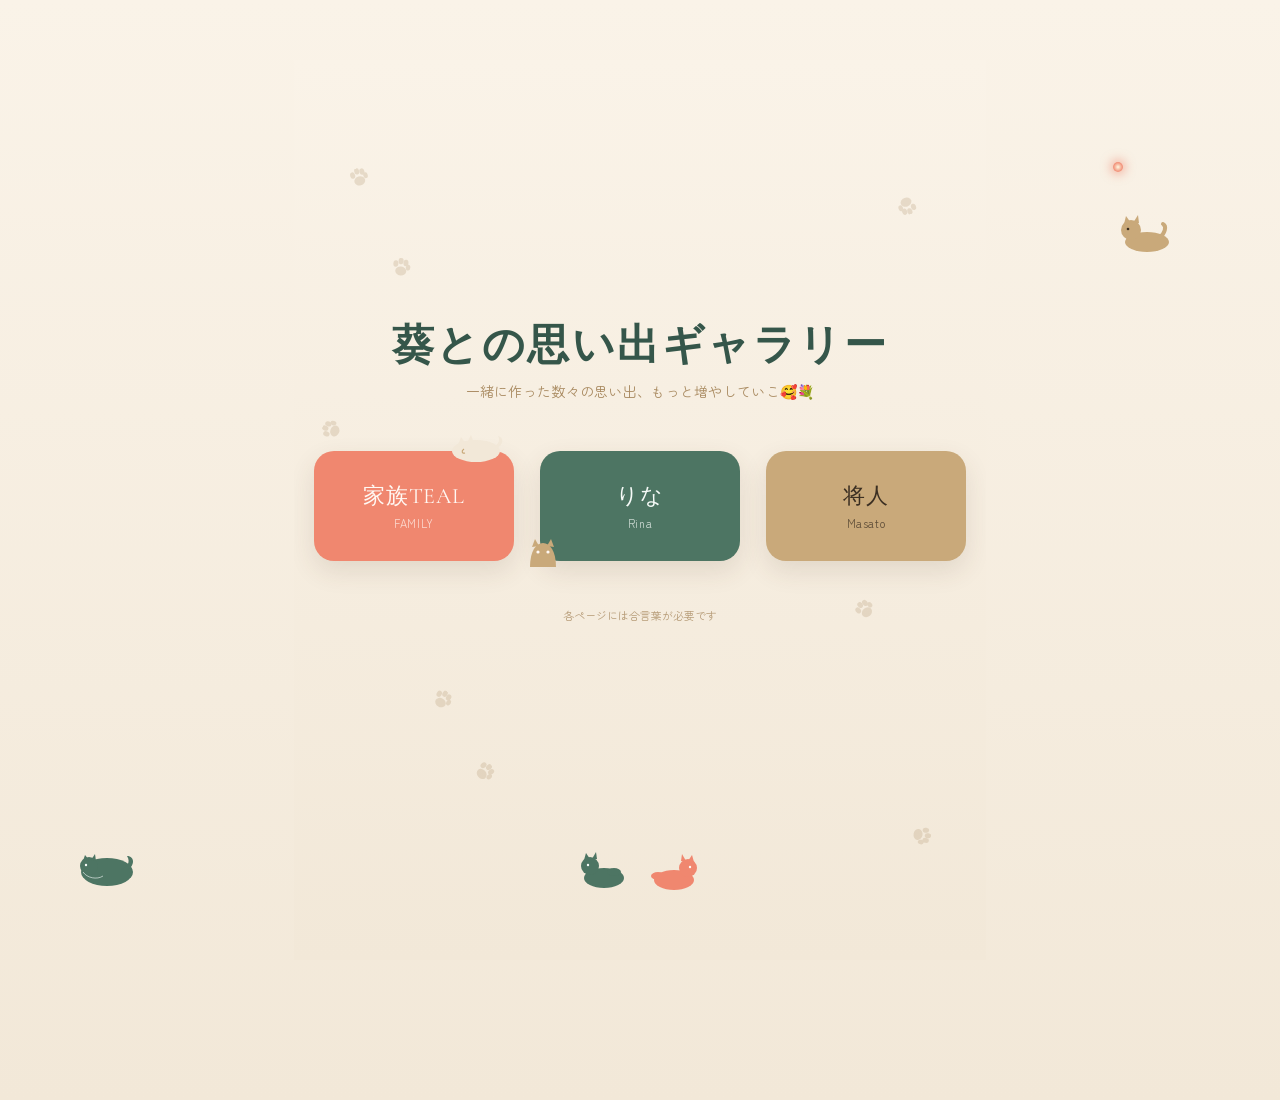
<file: memory-web 2/index.html>
<!DOCTYPE html>
<html lang="ja">
<head>
<meta charset="UTF-8">
<meta name="viewport" content="width=device-width, initial-scale=1.0">
<title>メモリーアルバム</title>
<link rel="preconnect" href="https://fonts.googleapis.com">
<link href="https://fonts.googleapis.com/css2?family=Cormorant+Garamond:wght@500;600&family=Zen+Maru+Gothic:wght@400;500;700&display=swap" rel="stylesheet">
<style>
  :root {
    --cream: #faf3e8;
    --cream-alt: #f2e8d8;
    --brown: #c9a97a;
    --brown-deep: #a8895f;
    --coral: #f0876f;
    --coral-deep: #e0715a;
    --green: #4d7563;
    --green-deep: #35564a;
    --text: #4a3f33;
  }
  * { box-sizing: border-box; }
  html, body {
    margin: 0; min-height: 100vh;
    background: linear-gradient(180deg, var(--cream) 0%, var(--cream-alt) 100%);
    color: var(--text);
    font-family: "Zen Maru Gothic", sans-serif;
    display: flex; flex-direction: column; align-items: center; justify-content: center;
    padding: 60px 20px 140px;
    position: relative;
    overflow-x: hidden;
  }

  h1 {
    font-family: "Cormorant Garamond", serif;
    font-weight: 600;
    font-size: clamp(26px, 5vw, 42px);
    letter-spacing: 0.06em;
    margin: 0 0 8px;
    color: var(--green-deep);
    position: relative; z-index: 2;
  }
  p.lead { color: var(--brown-deep); font-size: 14px; margin: 0 0 50px; letter-spacing: 0.02em; position: relative; z-index: 2; }

  .doors {
    display: grid;
    grid-template-columns: repeat(auto-fit, minmax(200px, 1fr));
    gap: 26px;
    max-width: 820px;
    width: 100%;
    position: relative; z-index: 2;
  }
  .door {
    position: relative;
    border-radius: 20px;
    padding: 30px 20px;
    text-align: center;
    text-decoration: none;
    overflow: visible;
    box-shadow: 0 10px 26px rgba(80, 60, 40, 0.12);
    transition: transform 0.25s ease, box-shadow 0.25s ease;
  }
  .door:hover { transform: translateY(-5px); box-shadow: 0 16px 30px rgba(80, 60, 40, 0.16); }
  .door .door-title {
    font-family: "Cormorant Garamond", serif;
    font-size: 22px;
    letter-spacing: 0.04em;
    margin-bottom: 4px;
  }
  .door .door-sub { font-size: 11px; letter-spacing: 0.06em; opacity: 0.75; }

  .door.family { background: var(--coral); color: #fff8f3; }
  .door.friend { background: var(--green); color: #f6fbf8; }
  .door.boyfriend { background: var(--brown); color: #3b2f22; }

  footer { margin-top: 46px; font-size: 11px; color: var(--brown-deep); opacity: 0.8; position: relative; z-index: 2; }

  @media (prefers-reduced-motion: reduce) {
    * { animation-duration: 0.01ms !important; }
  }

  /* ------------------------------------------------------------
     足跡（背景に控えめに散らす）
     ------------------------------------------------------------ */
  .paw {
    position: absolute; width: 20px; height: 20px; opacity: 0.22; z-index: 1;
    background: no-repeat center/contain url("data:image/svg+xml;utf8,<svg xmlns='http://www.w3.org/2000/svg' viewBox='0 0 40 40'><ellipse cx='20' cy='26' rx='11' ry='9' fill='%23a8895f'/><ellipse cx='9' cy='12' rx='5' ry='6.5' fill='%23a8895f'/><ellipse cx='19' cy='6' rx='5' ry='6.5' fill='%23a8895f'/><ellipse cx='29' cy='9' rx='5' ry='6.5' fill='%23a8895f'/><ellipse cx='34' cy='18' rx='4.5' ry='6' fill='%23a8895f'/></svg>");
  }

  /* ------------------------------------------------------------
     猫の共通パーツ（シルエット・ミニマル）
     ------------------------------------------------------------ */
  .cat-svg { display: block; }

  /* 優雅に歩く猫 */
  #walking-cat {
    position: fixed; left: -80px; bottom: 14px; width: 70px; height: 42px; z-index: 1;
    animation: walk-across 26s linear infinite;
  }
  #walking-cat .legs { animation: walk-bob 0.5s ease-in-out infinite; }
  @keyframes walk-across {
    0% { left: -80px; }
    100% { left: 110%; }
  }
  @keyframes walk-bob {
    0%, 100% { transform: translateY(0); }
    50% { transform: translateY(-1.5px); }
  }

  /* ボタンの上で寝ている猫 */
  .sleeping-cat {
    position: absolute; top: -22px; right: 8px; width: 56px; height: 34px; z-index: 3;
    animation: breathe 3.5s ease-in-out infinite;
  }
  @keyframes breathe {
    0%, 100% { transform: scale(1); }
    50% { transform: scale(1.03); }
  }

  /* ボタンの陰から覗く猫 */
  .peeking-cat {
    position: absolute; bottom: -6px; left: -14px; width: 34px; height: 30px; z-index: 3;
    animation: peek 5s ease-in-out infinite;
  }
  @keyframes peek {
    0%, 40%, 100% { transform: translateX(0); }
    20% { transform: translateX(6px); }
  }

  /* ゴロゴロ転がる猫 */
  #rolling-cat {
    position: fixed; left: 6%; bottom: 12px; width: 60px; height: 36px; z-index: 1;
    animation: purr 2.6s ease-in-out infinite;
  }
  @keyframes purr {
    0%, 100% { transform: rotate(0deg) scale(1); }
    50% { transform: rotate(-4deg) scale(1.02); }
  }

  /* 光を追いかけてはしゃぐ猫 */
  #chasing-cat-wrap { position: fixed; right: 6%; top: 18%; width: 90px; height: 90px; z-index: 1; }
  #chasing-light {
    position: absolute; width: 10px; height: 10px; border-radius: 50%;
    background: radial-gradient(circle, #fff8e0, var(--coral) 70%);
    box-shadow: 0 0 10px 3px rgba(240,135,111,0.5);
    animation: light-spin 4s linear infinite;
  }
  @keyframes light-spin {
    0% { transform: translate(30px, 10px) rotate(0deg) translateX(20px) rotate(0deg); }
    100% { transform: translate(30px, 10px) rotate(360deg) translateX(20px) rotate(-360deg); }
  }
  #chasing-cat { position: absolute; bottom: 0; left: 6px; width: 52px; height: 40px; animation: pounce 1.1s ease-in-out infinite; }
  @keyframes pounce {
    0%, 100% { transform: translateY(0) scale(1); }
    40% { transform: translateY(-6px) scale(1.03); }
    55% { transform: translateY(0) scale(0.98); }
  }

  /* じゃれ合う2匹 */
  #playing-cats { position: fixed; left: 50%; bottom: 8px; transform: translateX(-50%); width: 120px; height: 44px; z-index: 1; }
  #playing-cats .paw-swipe { animation: swipe 1.4s ease-in-out infinite; transform-origin: 70% 60%; }
  @keyframes swipe {
    0%, 100% { transform: rotate(0deg); }
    50% { transform: rotate(-18deg); }
  }
</style>
</head>
<body>

  <!-- 足跡（控えめに点在） -->
  <div class="paw" style="top:12%; left:8%; transform:rotate(-15deg);"></div>
  <div class="paw" style="top:22%; left:14%; transform:rotate(5deg);"></div>
  <div class="paw" style="top:70%; left:20%; transform:rotate(30deg);"></div>
  <div class="paw" style="top:78%; left:26%; transform:rotate(50deg);"></div>
  <div class="paw" style="top:15%; right:10%; transform:rotate(160deg);"></div>
  <div class="paw" style="top:60%; right:16%; transform:rotate(-40deg);"></div>
  <div class="paw" style="top:40%; left:4%; transform:rotate(-70deg);"></div>
  <div class="paw" style="top:85%; right:8%; transform:rotate(100deg);"></div>

  <h1>葵との思い出ギャラリー</h1>
  <p class="lead">一緒に作った数々の思い出、もっと増やしていこ🥰💐</p>

  <div class="doors">
    <a class="door family" href="family/index.html">
      <div class="door-title">家族TEAL</div>
      <div class="door-sub">FAMILY</div>
      <!-- ボタンの上で寝ている猫 -->
      <svg class="cat-svg sleeping-cat" viewBox="0 0 56 34" xmlns="http://www.w3.org/2000/svg">
        <ellipse cx="26" cy="22" rx="24" ry="11" fill="#f2e8d8"/>
        <path d="M46,20 C54,16 54,8 48,7 C51,12 47,17 42,18 Z" fill="#f2e8d8"/>
        <path d="M8,16 L11,8 L16,15 Z" fill="#f2e8d8"/>
        <path d="M17,14 L21,6 L24,14 Z" fill="#f2e8d8"/>
        <path d="M14,20 C11,22 12,25 15,24" stroke="#c9a97a" stroke-width="1.2" fill="none"/>
      </svg>
    </a>
    <a class="door friend" href="friend/index.html">
      <div class="door-title">りな</div>
      <div class="door-sub">Rina</div>
      <!-- ボタンの陰から覗く猫 -->
      <svg class="cat-svg peeking-cat" viewBox="0 0 34 30" xmlns="http://www.w3.org/2000/svg">
        <path d="M4,30 C4,14 10,6 17,6 C24,6 30,14 30,30 Z" fill="#c9a97a"/>
        <path d="M6,10 L9,2 L13,9 Z" fill="#c9a97a"/>
        <path d="M21,9 L25,2 L28,10 Z" fill="#c9a97a"/>
        <circle cx="12" cy="15" r="1.6" fill="#fff8f3"/>
        <circle cx="22" cy="15" r="1.6" fill="#fff8f3"/>
      </svg>
    </a>
    <a class="door boyfriend" href="boyfriend/index.html">
      <div class="door-title">将人</div>
      <div class="door-sub">Masato</div>
    </a>
  </div>

  <footer>各ページには合言葉が必要です</footer>

  <!-- 優雅に歩く猫 -->
  <svg id="walking-cat" class="cat-svg" viewBox="0 0 100 60" xmlns="http://www.w3.org/2000/svg">
    <ellipse cx="52" cy="38" rx="28" ry="14" fill="#f0876f"/>
    <circle cx="22" cy="24" r="13" fill="#f0876f"/>
    <path d="M12,16 L16,6 L22,15 Z" fill="#f0876f"/>
    <path d="M26,15 L32,5 L34,17 Z" fill="#f0876f"/>
    <path d="M72,30 C86,26 90,10 80,6 C85,16 78,25 68,27 Z" fill="#f0876f"/>
    <circle cx="18" cy="22" r="1.5" fill="#fff8f3"/>
    <g class="legs">
      <ellipse cx="34" cy="50" rx="4" ry="9" fill="#f0876f"/>
      <ellipse cx="50" cy="51" rx="4" ry="9" fill="#f0876f"/>
      <ellipse cx="66" cy="50" rx="4" ry="9" fill="#f0876f"/>
      <ellipse cx="78" cy="49" rx="4" ry="9" fill="#f0876f"/>
    </g>
  </svg>

  <!-- ゴロゴロ転がる猫 -->
  <svg id="rolling-cat" class="cat-svg" viewBox="0 0 60 36" xmlns="http://www.w3.org/2000/svg">
    <ellipse cx="30" cy="20" rx="26" ry="14" fill="#4d7563"/>
    <path d="M50,18 C58,14 58,4 50,4 C54,10 50,16 44,17 Z" fill="#4d7563"/>
    <circle cx="12" cy="14" r="9" fill="#4d7563"/>
    <path d="M6,9 L8,3 L12,8 Z" fill="#4d7563"/>
    <path d="M14,8 L18,2 L19,9 Z" fill="#4d7563"/>
    <circle cx="9" cy="13" r="1.2" fill="#f6fbf8"/>
    <path d="M6,20 C10,26 20,28 26,24" stroke="#f6fbf8" stroke-width="1" fill="none" opacity="0.6"/>
  </svg>

  <!-- 光を追いかけてはしゃぐ猫 -->
  <div id="chasing-cat-wrap">
    <div id="chasing-light"></div>
    <svg id="chasing-cat" class="cat-svg" viewBox="0 0 52 40" xmlns="http://www.w3.org/2000/svg">
      <ellipse cx="28" cy="30" rx="22" ry="10" fill="#c9a97a"/>
      <circle cx="12" cy="18" r="10" fill="#c9a97a"/>
      <path d="M5,12 L7,4 L12,11 Z" fill="#c9a97a"/>
      <path d="M14,11 L19,3 L20,11 Z" fill="#c9a97a"/>
      <circle cx="9" cy="17" r="1.3" fill="#3b2f22"/>
      <path d="M40,26 C46,22 48,14 44,12" stroke="#c9a97a" stroke-width="4" fill="none" stroke-linecap="round"/>
    </svg>
  </div>

  <!-- じゃれ合う2匹 -->
  <svg id="playing-cats" class="cat-svg" viewBox="0 0 120 44" xmlns="http://www.w3.org/2000/svg">
    <ellipse cx="24" cy="30" rx="20" ry="10" fill="#4d7563"/>
    <circle cx="10" cy="18" r="9" fill="#4d7563"/>
    <path d="M4,12 L6,5 L10,11 Z" fill="#4d7563"/>
    <path d="M12,11 L16,4 L17,11 Z" fill="#4d7563"/>
    <circle cx="8" cy="17" r="1.2" fill="#f6fbf8"/>
    <g class="paw-swipe">
      <ellipse cx="34" cy="24" rx="7" ry="4" fill="#4d7563"/>
    </g>
    <ellipse cx="94" cy="32" rx="20" ry="10" fill="#f0876f"/>
    <circle cx="108" cy="20" r="9" fill="#f0876f"/>
    <path d="M114,14 L112,7 L108,13 Z" fill="#f0876f"/>
    <path d="M106,13 L102,6 L101,13 Z" fill="#f0876f"/>
    <circle cx="110" cy="19" r="1.2" fill="#fff8f3"/>
    <ellipse cx="78" cy="28" rx="7" ry="4" fill="#f0876f"/>
  </svg>

</body>
</html>
</file>
